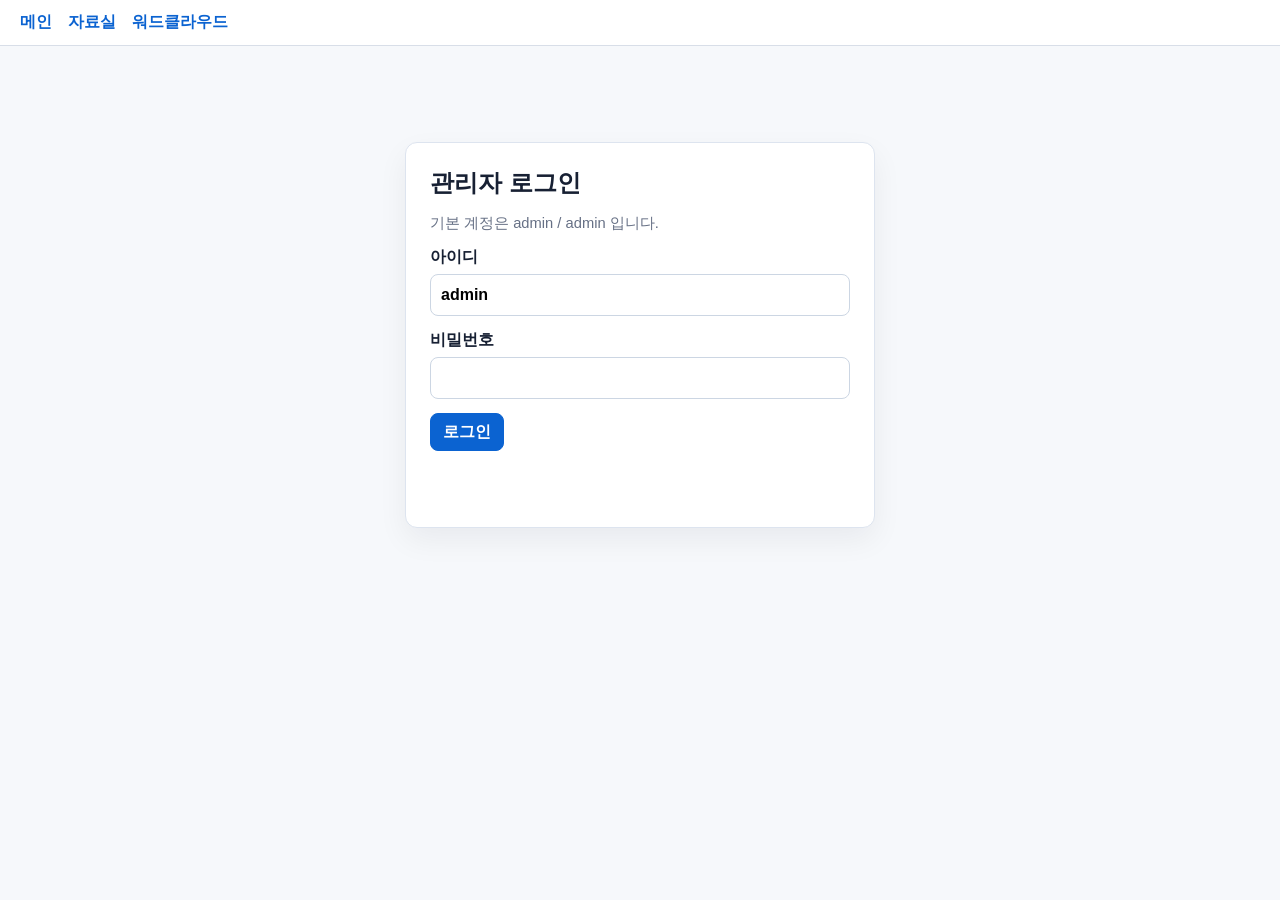
<file: admin.html>
<!DOCTYPE html>
<html lang="ko">
<head>
    <meta charset="UTF-8">
    <meta name="viewport" content="width=device-width, initial-scale=1.0">
    <title>관리자</title>
    <style>
        body { margin: 0; font-family: -apple-system, BlinkMacSystemFont, "Segoe UI", sans-serif; color: #172033; background: #f6f8fb; }
        nav { position: sticky; top: 0; z-index: 2; display: flex; gap: 16px; padding: 12px 20px; border-bottom: 1px solid #d8dee8; background: #fff; }
        nav a { color: #0b63d1; font-weight: 700; text-decoration: none; }
        main { max-width: 1180px; margin: 0 auto; padding: 24px; }
        .panel { border: 1px solid #dde4ef; border-radius: 12px; background: #fff; box-shadow: 0 12px 30px rgba(15, 23, 42, 0.06); }
        .login-panel { max-width: 420px; margin: 8vh auto; padding: 24px; }
        h1 { margin: 0 0 8px; font-size: 24px; }
        h2 { margin: 0; font-size: 18px; }
        .muted { color: #667085; font-size: 0.92em; }
        label { display: grid; gap: 6px; margin: 14px 0; font-weight: 700; }
        input { height: 40px; border: 1px solid #ccd6e3; border-radius: 8px; padding: 0 10px; font: inherit; }
        button { border: 1px solid #cbd7e6; border-radius: 8px; background: #fff; color: #1f2937; cursor: pointer; font: inherit; font-weight: 700; min-height: 38px; padding: 0 12px; }
        button.primary { background: #0b63d1; border-color: #0b63d1; color: #fff; }
        button.danger { border-color: #f1b8b8; color: #b42318; }
        .toolbar { display: flex; flex-wrap: wrap; gap: 8px; align-items: center; justify-content: space-between; padding: 16px; border-bottom: 1px solid #e5ebf3; }
        .toolbar-actions { display: flex; flex-wrap: wrap; gap: 8px; align-items: center; }
        .content-grid { display: grid; grid-template-columns: minmax(0, 1fr) 320px; min-height: 620px; }
        .table-wrap { overflow: auto; }
        table { width: 100%; border-collapse: collapse; font-size: 14px; }
        th, td { padding: 10px 12px; border-bottom: 1px solid #eef2f7; text-align: left; vertical-align: top; }
        th { position: sticky; top: 0; background: #f8fafc; color: #475467; z-index: 1; }
        tr.is-private { background: #fff7ed; }
        .path { font-weight: 700; word-break: break-all; }
        .badge { display: inline-flex; border-radius: 999px; padding: 2px 8px; background: #eef4ff; color: #0b63d1; font-size: 12px; font-weight: 800; }
        .side { border-left: 1px solid #e5ebf3; padding: 16px; background: #fbfcff; }
        .stack { display: grid; gap: 10px; }
        .status { min-height: 22px; color: #475467; font-size: 0.92em; }
        .hidden { display: none !important; }
        @media (max-width: 860px) { .content-grid { grid-template-columns: 1fr; } .side { border-left: 0; border-top: 1px solid #e5ebf3; } }
    </style>
</head>
<body>
    <nav>
        <a href="index.html">메인</a>
        <a href="dataroom.html">자료실</a>
        <a href="wordcloud.html">워드클라우드</a>
    </nav>
    <main>
        <section id="loginPanel" class="panel login-panel">
            <h1>관리자 로그인</h1>
            <p class="muted">기본 계정은 admin / admin 입니다.</p>
            <label>아이디 <input id="adminId" autocomplete="username" value="admin"></label>
            <label>비밀번호 <input id="adminPassword" type="password" autocomplete="current-password"></label>
            <button type="button" id="loginButton" class="primary">로그인</button>
            <p id="loginStatus" class="status"></p>
        </section>

        <section id="adminPanel" class="panel hidden">
            <div class="toolbar">
                <div>
                    <h1>보안 접근 관리</h1>
                    <div class="muted">grant.json에 비공개 경로를 등록하고, -private 후보를 검출합니다.</div>
                </div>
                <div class="toolbar-actions">
                    <button type="button" id="detectButton">후보 검출</button>
                    <button type="button" id="saveButton" class="primary">grant.json 저장</button>
                    <button type="button" id="logoutButton">로그아웃</button>
                </div>
            </div>
            <div class="content-grid">
                <div class="table-wrap">
                    <table>
                        <thead><tr><th>경로</th><th>종류</th><th>상태</th><th>작업</th></tr></thead>
                        <tbody id="securityRows"></tbody>
                    </table>
                </div>
                <aside class="side">
                    <div class="stack">
                        <h2>수동 추가</h2>
                        <input id="manualPath" placeholder="예: 교육/자료-private">
                        <button type="button" id="addManualButton" class="primary">추가</button>
                        <h2>조회</h2>
                        <input id="adminSearch" placeholder="경로 검색">
                        <p id="adminStatus" class="status"></p>
                        <p class="muted">브라우저 보안상 서버 파일을 조용히 덮어쓸 수 없습니다. 지원 브라우저에서는 파일 저장 창을 사용하고, 아니면 grant.json 다운로드로 저장합니다.</p>
                    </div>
                </aside>
            </div>
        </section>
    </main>
    <script src="lib/files-index-utils.js?v=20260710-publishing-public-exception"></script><!-- SOFTM-publishing-public-exception 2026-07-10: 관리자도 배포본 최신 공통 유틸을 사용 -->
    <script src="lib/admin-page.js?v=20260710-publishing-public-exception"></script><!-- SOFTM-publishing-public-exception 2026-07-10: public_paths 보존 저장을 위해 로컬 관리자 스크립트 사용 -->
</body>
</html>
</file>
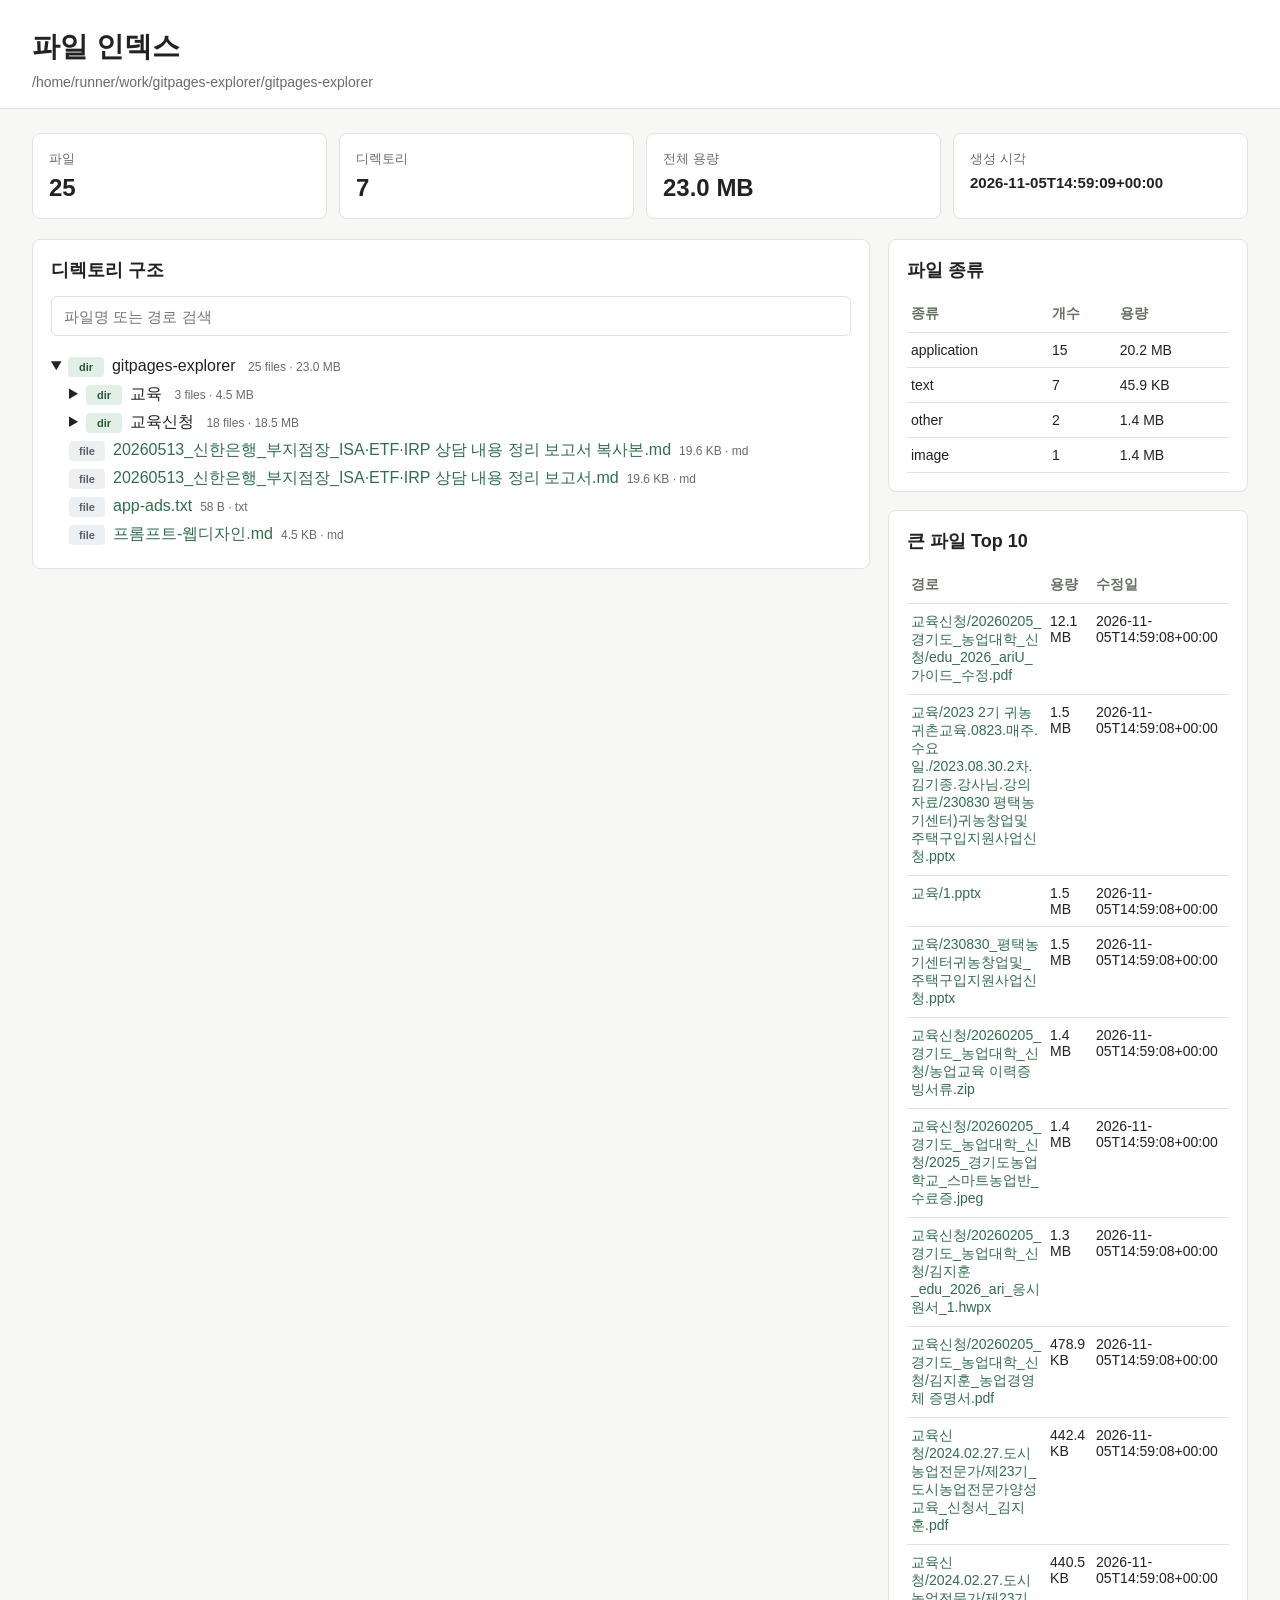
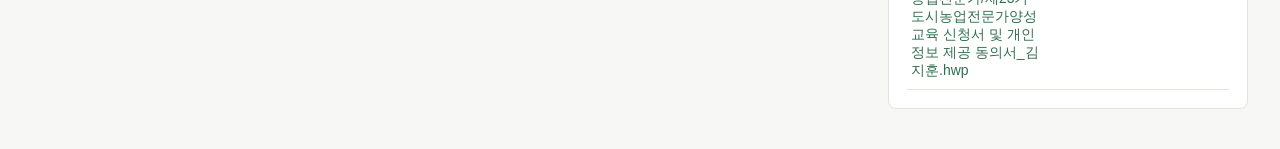
<file: files.html>
<!doctype html>
<html lang="ko">
<head>
  <meta charset="utf-8">
  <meta name="viewport" content="width=device-width, initial-scale=1">
  <title>파일 인덱스</title>
  <style>
    :root { color-scheme: light; --bg:#f7f8f5; --panel:#fff; --text:#20231f; --muted:#667064; --line:#dfe5dc; --accent:#2f6f4e; }
    * { box-sizing: border-box; }
    body { margin:0; font-family:-apple-system,BlinkMacSystemFont,"Segoe UI",sans-serif; background:var(--bg); color:var(--text); }
    header { padding:28px 32px 18px; border-bottom:1px solid var(--line); background:var(--panel); }
    h1 { margin:0 0 8px; font-size:28px; letter-spacing:0; }
    .root { color:var(--muted); font-size:14px; word-break:break-all; }
    main { padding:24px 32px 40px; max-width:1280px; margin:0 auto; }
    .stats { display:grid; grid-template-columns:repeat(auto-fit,minmax(180px,1fr)); gap:12px; margin-bottom:20px; }
    .stat { background:var(--panel); border:1px solid var(--line); border-radius:8px; padding:16px; }
    .label { color:var(--muted); font-size:13px; }
    .value { margin-top:6px; font-size:24px; font-weight:700; }
    .layout { display:grid; grid-template-columns:minmax(0,1fr) 360px; gap:18px; align-items:start; }
    section { background:var(--panel); border:1px solid var(--line); border-radius:8px; padding:18px; }
    h2 { margin:0 0 14px; font-size:18px; }
    input { width:100%; height:40px; border:1px solid var(--line); border-radius:6px; padding:0 12px; font-size:15px; margin-bottom:14px; }
    ul { list-style:none; margin:0; padding-left:18px; }
    .tree > ul { padding-left:0; }
    li { margin:4px 0; line-height:1.5; }
    summary { cursor:pointer; user-select:none; }
    a { color:var(--accent); text-decoration:none; overflow-wrap:anywhere; }
    a:hover { text-decoration:underline; }
    .icon { display:inline-flex; width:36px; height:20px; align-items:center; justify-content:center; border-radius:4px; margin-right:8px; font-size:11px; font-weight:700; }
    .dir { background:#e2efe6; color:#255b3d; }
    .file { background:#edf0f2; color:#596069; }
    .meta { color:var(--muted); font-size:12px; margin-left:8px; }
    table { width:100%; border-collapse:collapse; font-size:14px; }
    th, td { text-align:left; border-bottom:1px solid var(--line); padding:9px 4px; vertical-align:top; }
    th { color:var(--muted); font-weight:600; }
    .hidden { display:none; }
    @media (max-width: 900px) { header, main { padding-left:16px; padding-right:16px; } .layout { grid-template-columns:1fr; } }
  </style>
</head>
<body>
  <header>
    <h1>파일 인덱스</h1>
    <div class="root">/home/runner/work/gitpages-explorer/gitpages-explorer</div>
  </header>
  <main>
    <div class="stats">
      <div class="stat"><div class="label">파일</div><div class="value">25</div></div>
      <div class="stat"><div class="label">디렉토리</div><div class="value">7</div></div>
      <div class="stat"><div class="label">전체 용량</div><div class="value">23.0 MB</div></div>
      <div class="stat"><div class="label">생성 시각</div><div class="value" style="font-size:15px">2026-11-05T14:59:09+00:00</div></div>
    </div>
    <div class="layout">
      <section class="tree">
        <h2>디렉토리 구조</h2>
        <input id="search" type="search" placeholder="파일명 또는 경로 검색">
        <ul><li><details open><summary><span class="icon dir">dir</span>gitpages-explorer <span class="meta">25 files · 23.0 MB</span></summary><ul><li><details><summary><span class="icon dir">dir</span>교육 <span class="meta">3 files · 4.5 MB</span></summary><ul><li><details><summary><span class="icon dir">dir</span>2023 2기 귀농귀촌교육.0823.매주.수요일. <span class="meta">1 files · 1.5 MB</span></summary><ul><li><details><summary><span class="icon dir">dir</span>2023.08.30.2차.김기종.강사님.강의자료 <span class="meta">1 files · 1.5 MB</span></summary><ul><li data-name="230830 평택농기센터)귀농창업및 주택구입지원사업신청.pptx" data-path="교육/2023 2기 귀농귀촌교육.0823.매주.수요일./2023.08.30.2차.김기종.강사님.강의자료/230830 평택농기센터)귀농창업및 주택구입지원사업신청.pptx"><a href="%EA%B5%90%EC%9C%A1/2023 2%EA%B8%B0 %EA%B7%80%EB%86%8D%EA%B7%80%EC%B4%8C%EA%B5%90%EC%9C%A1.0823.%EB%A7%A4%EC%A3%BC.%EC%88%98%EC%9A%94%EC%9D%BC./2023.08.30.2%EC%B0%A8.%EA%B9%80%EA%B8%B0%EC%A2%85.%EA%B0%95%EC%82%AC%EB%8B%98.%EA%B0%95%EC%9D%98%EC%9E%90%EB%A3%8C/230830 %ED%8F%89%ED%83%9D%EB%86%8D%EA%B8%B0%EC%84%BC%ED%84%B0)%EA%B7%80%EB%86%8D%EC%B0%BD%EC%97%85%EB%B0%8F %EC%A3%BC%ED%83%9D%EA%B5%AC%EC%9E%85%EC%A7%80%EC%9B%90%EC%82%AC%EC%97%85%EC%8B%A0%EC%B2%AD.pptx" title="교육/2023 2기 귀농귀촌교육.0823.매주.수요일./2023.08.30.2차.김기종.강사님.강의자료/230830 평택농기센터)귀농창업및 주택구입지원사업신청.pptx"><span class="icon file">file</span>230830 평택농기센터)귀농창업및 주택구입지원사업신청.pptx</a><span class="meta">1.5 MB · pptx</span></li></ul></details></li></ul></details></li><li data-name="1.pptx" data-path="교육/1.pptx"><a href="%EA%B5%90%EC%9C%A1/1.pptx" title="교육/1.pptx"><span class="icon file">file</span>1.pptx</a><span class="meta">1.5 MB · pptx</span></li><li data-name="230830_평택농기센터귀농창업및_주택구입지원사업신청.pptx" data-path="교육/230830_평택농기센터귀농창업및_주택구입지원사업신청.pptx"><a href="%EA%B5%90%EC%9C%A1/230830_%ED%8F%89%ED%83%9D%EB%86%8D%EA%B8%B0%EC%84%BC%ED%84%B0%EA%B7%80%EB%86%8D%EC%B0%BD%EC%97%85%EB%B0%8F_%EC%A3%BC%ED%83%9D%EA%B5%AC%EC%9E%85%EC%A7%80%EC%9B%90%EC%82%AC%EC%97%85%EC%8B%A0%EC%B2%AD.pptx" title="교육/230830_평택농기센터귀농창업및_주택구입지원사업신청.pptx"><span class="icon file">file</span>230830_평택농기센터귀농창업및_주택구입지원사업신청.pptx</a><span class="meta">1.5 MB · pptx</span></li></ul></details></li><li><details><summary><span class="icon dir">dir</span>교육신청 <span class="meta">18 files · 18.5 MB</span></summary><ul><li><details><summary><span class="icon dir">dir</span>2024.02.27.도시농업전문가 <span class="meta">5 files · 1.0 MB</span></summary><ul><li data-name="서류접수.md" data-path="교육신청/2024.02.27.도시농업전문가/서류접수.md"><a href="%EA%B5%90%EC%9C%A1%EC%8B%A0%EC%B2%AD/2024.02.27.%EB%8F%84%EC%8B%9C%EB%86%8D%EC%97%85%EC%A0%84%EB%AC%B8%EA%B0%80/%EC%84%9C%EB%A5%98%EC%A0%91%EC%88%98.md" title="교육신청/2024.02.27.도시농업전문가/서류접수.md"><span class="icon file">file</span>서류접수.md</a><span class="meta">631 B · md</span></li><li data-name="제23기 도시농업전문가양성교육 신청서 및 개인정보 제공 동의서.hwp" data-path="교육신청/2024.02.27.도시농업전문가/제23기 도시농업전문가양성교육 신청서 및 개인정보 제공 동의서.hwp"><a href="%EA%B5%90%EC%9C%A1%EC%8B%A0%EC%B2%AD/2024.02.27.%EB%8F%84%EC%8B%9C%EB%86%8D%EC%97%85%EC%A0%84%EB%AC%B8%EA%B0%80/%EC%A0%9C23%EA%B8%B0 %EB%8F%84%EC%8B%9C%EB%86%8D%EC%97%85%EC%A0%84%EB%AC%B8%EA%B0%80%EC%96%91%EC%84%B1%EA%B5%90%EC%9C%A1 %EC%8B%A0%EC%B2%AD%EC%84%9C %EB%B0%8F %EA%B0%9C%EC%9D%B8%EC%A0%95%EB%B3%B4 %EC%A0%9C%EA%B3%B5 %EB%8F%99%EC%9D%98%EC%84%9C.hwp" title="교육신청/2024.02.27.도시농업전문가/제23기 도시농업전문가양성교육 신청서 및 개인정보 제공 동의서.hwp"><span class="icon file">file</span>제23기 도시농업전문가양성교육 신청서 및 개인정보 제공 동의서.hwp</a><span class="meta">61.5 KB · hwp</span></li><li data-name="제23기 도시농업전문가양성교육 신청서 및 개인정보 제공 동의서_김지훈.hwp" data-path="교육신청/2024.02.27.도시농업전문가/제23기 도시농업전문가양성교육 신청서 및 개인정보 제공 동의서_김지훈.hwp"><a href="%EA%B5%90%EC%9C%A1%EC%8B%A0%EC%B2%AD/2024.02.27.%EB%8F%84%EC%8B%9C%EB%86%8D%EC%97%85%EC%A0%84%EB%AC%B8%EA%B0%80/%EC%A0%9C23%EA%B8%B0 %EB%8F%84%EC%8B%9C%EB%86%8D%EC%97%85%EC%A0%84%EB%AC%B8%EA%B0%80%EC%96%91%EC%84%B1%EA%B5%90%EC%9C%A1 %EC%8B%A0%EC%B2%AD%EC%84%9C %EB%B0%8F %EA%B0%9C%EC%9D%B8%EC%A0%95%EB%B3%B4 %EC%A0%9C%EA%B3%B5 %EB%8F%99%EC%9D%98%EC%84%9C_%EA%B9%80%EC%A7%80%ED%9B%88.hwp" title="교육신청/2024.02.27.도시농업전문가/제23기 도시농업전문가양성교육 신청서 및 개인정보 제공 동의서_김지훈.hwp"><span class="icon file">file</span>제23기 도시농업전문가양성교육 신청서 및 개인정보 제공 동의서_김지훈.hwp</a><span class="meta">440.5 KB · hwp</span></li><li data-name="제23기_도시농업전문가양성교육_신청서_김지훈.pdf" data-path="교육신청/2024.02.27.도시농업전문가/제23기_도시농업전문가양성교육_신청서_김지훈.pdf"><a href="%EA%B5%90%EC%9C%A1%EC%8B%A0%EC%B2%AD/2024.02.27.%EB%8F%84%EC%8B%9C%EB%86%8D%EC%97%85%EC%A0%84%EB%AC%B8%EA%B0%80/%EC%A0%9C23%EA%B8%B0_%EB%8F%84%EC%8B%9C%EB%86%8D%EC%97%85%EC%A0%84%EB%AC%B8%EA%B0%80%EC%96%91%EC%84%B1%EA%B5%90%EC%9C%A1_%EC%8B%A0%EC%B2%AD%EC%84%9C_%EA%B9%80%EC%A7%80%ED%9B%88.pdf" title="교육신청/2024.02.27.도시농업전문가/제23기_도시농업전문가양성교육_신청서_김지훈.pdf"><span class="icon file">file</span>제23기_도시농업전문가양성교육_신청서_김지훈.pdf</a><span class="meta">442.4 KB · pdf</span></li><li data-name="평택농업기술센터_2023_농업교육이수확인서.pdf" data-path="교육신청/2024.02.27.도시농업전문가/평택농업기술센터_2023_농업교육이수확인서.pdf"><a href="%EA%B5%90%EC%9C%A1%EC%8B%A0%EC%B2%AD/2024.02.27.%EB%8F%84%EC%8B%9C%EB%86%8D%EC%97%85%EC%A0%84%EB%AC%B8%EA%B0%80/%ED%8F%89%ED%83%9D%EB%86%8D%EC%97%85%EA%B8%B0%EC%88%A0%EC%84%BC%ED%84%B0_2023_%EB%86%8D%EC%97%85%EA%B5%90%EC%9C%A1%EC%9D%B4%EC%88%98%ED%99%95%EC%9D%B8%EC%84%9C.pdf" title="교육신청/2024.02.27.도시농업전문가/평택농업기술센터_2023_농업교육이수확인서.pdf"><span class="icon file">file</span>평택농업기술센터_2023_농업교육이수확인서.pdf</a><span class="meta">80.6 KB · pdf</span></li></ul></details></li><li><details><summary><span class="icon dir">dir</span>20260205_경기도_농업대학_신청 <span class="meta">9 files · 17.0 MB</span></summary><ul><li data-name="2023_평택농업기술센터_농업교육이수확인서.pdf" data-path="교육신청/20260205_경기도_농업대학_신청/2023_평택농업기술센터_농업교육이수확인서.pdf"><a href="%EA%B5%90%EC%9C%A1%EC%8B%A0%EC%B2%AD/20260205_%EA%B2%BD%EA%B8%B0%EB%8F%84_%EB%86%8D%EC%97%85%EB%8C%80%ED%95%99_%EC%8B%A0%EC%B2%AD/2023_%ED%8F%89%ED%83%9D%EB%86%8D%EC%97%85%EA%B8%B0%EC%88%A0%EC%84%BC%ED%84%B0_%EB%86%8D%EC%97%85%EA%B5%90%EC%9C%A1%EC%9D%B4%EC%88%98%ED%99%95%EC%9D%B8%EC%84%9C.pdf" title="교육신청/20260205_경기도_농업대학_신청/2023_평택농업기술센터_농업교육이수확인서.pdf"><span class="icon file">file</span>2023_평택농업기술센터_농업교육이수확인서.pdf</a><span class="meta">80.6 KB · pdf</span></li><li data-name="2025_경기도농업학교_스마트농업반_수료증.jpeg" data-path="교육신청/20260205_경기도_농업대학_신청/2025_경기도농업학교_스마트농업반_수료증.jpeg"><a href="%EA%B5%90%EC%9C%A1%EC%8B%A0%EC%B2%AD/20260205_%EA%B2%BD%EA%B8%B0%EB%8F%84_%EB%86%8D%EC%97%85%EB%8C%80%ED%95%99_%EC%8B%A0%EC%B2%AD/2025_%EA%B2%BD%EA%B8%B0%EB%8F%84%EB%86%8D%EC%97%85%ED%95%99%EA%B5%90_%EC%8A%A4%EB%A7%88%ED%8A%B8%EB%86%8D%EC%97%85%EB%B0%98_%EC%88%98%EB%A3%8C%EC%A6%9D.jpeg" title="교육신청/20260205_경기도_농업대학_신청/2025_경기도농업학교_스마트농업반_수료증.jpeg"><span class="icon file">file</span>2025_경기도농업학교_스마트농업반_수료증.jpeg</a><span class="meta">1.4 MB · jpeg</span></li><li data-name="2026020601306900653_김지훈_농업경영체증명서.pdf" data-path="교육신청/20260205_경기도_농업대학_신청/2026020601306900653_김지훈_농업경영체증명서.pdf"><a href="%EA%B5%90%EC%9C%A1%EC%8B%A0%EC%B2%AD/20260205_%EA%B2%BD%EA%B8%B0%EB%8F%84_%EB%86%8D%EC%97%85%EB%8C%80%ED%95%99_%EC%8B%A0%EC%B2%AD/2026020601306900653_%EA%B9%80%EC%A7%80%ED%9B%88_%EB%86%8D%EC%97%85%EA%B2%BD%EC%98%81%EC%B2%B4%EC%A6%9D%EB%AA%85%EC%84%9C.PDF" title="교육신청/20260205_경기도_농업대학_신청/2026020601306900653_김지훈_농업경영체증명서.PDF"><span class="icon file">file</span>2026020601306900653_김지훈_농업경영체증명서.PDF</a><span class="meta">124.9 KB · pdf</span></li><li data-name="edu_2026_ari_응시원서_1.hwpx" data-path="교육신청/20260205_경기도_농업대학_신청/edu_2026_ari_응시원서_1.hwpx"><a href="%EA%B5%90%EC%9C%A1%EC%8B%A0%EC%B2%AD/20260205_%EA%B2%BD%EA%B8%B0%EB%8F%84_%EB%86%8D%EC%97%85%EB%8C%80%ED%95%99_%EC%8B%A0%EC%B2%AD/edu_2026_ari_%EC%9D%91%EC%8B%9C%EC%9B%90%EC%84%9C_1.hwpx" title="교육신청/20260205_경기도_농업대학_신청/edu_2026_ari_응시원서_1.hwpx"><span class="icon file">file</span>edu_2026_ari_응시원서_1.hwpx</a><span class="meta">80.8 KB · hwpx</span></li><li data-name="edu_2026_ariu_가이드_수정.pdf" data-path="교육신청/20260205_경기도_농업대학_신청/edu_2026_ariu_가이드_수정.pdf"><a href="%EA%B5%90%EC%9C%A1%EC%8B%A0%EC%B2%AD/20260205_%EA%B2%BD%EA%B8%B0%EB%8F%84_%EB%86%8D%EC%97%85%EB%8C%80%ED%95%99_%EC%8B%A0%EC%B2%AD/edu_2026_ariU_%EA%B0%80%EC%9D%B4%EB%93%9C_%EC%88%98%EC%A0%95.pdf" title="교육신청/20260205_경기도_농업대학_신청/edu_2026_ariU_가이드_수정.pdf"><span class="icon file">file</span>edu_2026_ariU_가이드_수정.pdf</a><span class="meta">12.1 MB · pdf</span></li><li data-name="김지훈_edu_2026_ari_응시원서_1.hwpx" data-path="교육신청/20260205_경기도_농업대학_신청/김지훈_edu_2026_ari_응시원서_1.hwpx"><a href="%EA%B5%90%EC%9C%A1%EC%8B%A0%EC%B2%AD/20260205_%EA%B2%BD%EA%B8%B0%EB%8F%84_%EB%86%8D%EC%97%85%EB%8C%80%ED%95%99_%EC%8B%A0%EC%B2%AD/%EA%B9%80%EC%A7%80%ED%9B%88_edu_2026_ari_%EC%9D%91%EC%8B%9C%EC%9B%90%EC%84%9C_1.hwpx" title="교육신청/20260205_경기도_농업대학_신청/김지훈_edu_2026_ari_응시원서_1.hwpx"><span class="icon file">file</span>김지훈_edu_2026_ari_응시원서_1.hwpx</a><span class="meta">1.3 MB · hwpx</span></li><li data-name="김지훈_농업경영체 증명서.pdf" data-path="교육신청/20260205_경기도_농업대학_신청/김지훈_농업경영체 증명서.pdf"><a href="%EA%B5%90%EC%9C%A1%EC%8B%A0%EC%B2%AD/20260205_%EA%B2%BD%EA%B8%B0%EB%8F%84_%EB%86%8D%EC%97%85%EB%8C%80%ED%95%99_%EC%8B%A0%EC%B2%AD/%EA%B9%80%EC%A7%80%ED%9B%88_%EB%86%8D%EC%97%85%EA%B2%BD%EC%98%81%EC%B2%B4 %EC%A6%9D%EB%AA%85%EC%84%9C.pdf" title="교육신청/20260205_경기도_농업대학_신청/김지훈_농업경영체 증명서.pdf"><span class="icon file">file</span>김지훈_농업경영체 증명서.pdf</a><span class="meta">478.9 KB · pdf</span></li><li data-name="농업교육 이력증빙서류.zip" data-path="교육신청/20260205_경기도_농업대학_신청/농업교육 이력증빙서류.zip"><a href="%EA%B5%90%EC%9C%A1%EC%8B%A0%EC%B2%AD/20260205_%EA%B2%BD%EA%B8%B0%EB%8F%84_%EB%86%8D%EC%97%85%EB%8C%80%ED%95%99_%EC%8B%A0%EC%B2%AD/%EB%86%8D%EC%97%85%EA%B5%90%EC%9C%A1 %EC%9D%B4%EB%A0%A5%EC%A6%9D%EB%B9%99%EC%84%9C%EB%A5%98.zip" title="교육신청/20260205_경기도_농업대학_신청/농업교육 이력증빙서류.zip"><span class="icon file">file</span>농업교육 이력증빙서류.zip</a><span class="meta">1.4 MB · zip</span></li><li data-name="농업교육_이수.md" data-path="교육신청/20260205_경기도_농업대학_신청/농업교육_이수.md"><a href="%EA%B5%90%EC%9C%A1%EC%8B%A0%EC%B2%AD/20260205_%EA%B2%BD%EA%B8%B0%EB%8F%84_%EB%86%8D%EC%97%85%EB%8C%80%ED%95%99_%EC%8B%A0%EC%B2%AD/%EB%86%8D%EC%97%85%EA%B5%90%EC%9C%A1_%EC%9D%B4%EC%88%98.md" title="교육신청/20260205_경기도_농업대학_신청/농업교육_이수.md"><span class="icon file">file</span>농업교육_이수.md</a><span class="meta">394 B · md</span></li></ul></details></li><li><details><summary><span class="icon dir">dir</span>230802+평택(농촌)+2023년+하반기+도시민+생활원예+교육계획 <span class="meta">4 files · 523.9 KB</span></summary><ul><li data-name="2023년 하반기 도시민 생활원예 교육.수강신청_김지훈.hwp" data-path="교육신청/230802+평택(농촌)+2023년+하반기+도시민+생활원예+교육계획/2023년 하반기 도시민 생활원예 교육.수강신청_김지훈.hwp"><a href="%EA%B5%90%EC%9C%A1%EC%8B%A0%EC%B2%AD/230802+%ED%8F%89%ED%83%9D(%EB%86%8D%EC%B4%8C)+2023%EB%85%84+%ED%95%98%EB%B0%98%EA%B8%B0+%EB%8F%84%EC%8B%9C%EB%AF%BC+%EC%83%9D%ED%99%9C%EC%9B%90%EC%98%88+%EA%B5%90%EC%9C%A1%EA%B3%84%ED%9A%8D/2023%EB%85%84 %ED%95%98%EB%B0%98%EA%B8%B0 %EB%8F%84%EC%8B%9C%EB%AF%BC %EC%83%9D%ED%99%9C%EC%9B%90%EC%98%88 %EA%B5%90%EC%9C%A1.%EC%88%98%EA%B0%95%EC%8B%A0%EC%B2%AD_%EA%B9%80%EC%A7%80%ED%9B%88.hwp" title="교육신청/230802+평택(농촌)+2023년+하반기+도시민+생활원예+교육계획/2023년 하반기 도시민 생활원예 교육.수강신청_김지훈.hwp"><span class="icon file">file</span>2023년 하반기 도시민 생활원예 교육.수강신청_김지훈.hwp</a><span class="meta">278.0 KB · hwp</span></li><li data-name="2023년 하반기 도시민 생활원예 교육.수강신청_김지훈.pdf" data-path="교육신청/230802+평택(농촌)+2023년+하반기+도시민+생활원예+교육계획/2023년 하반기 도시민 생활원예 교육.수강신청_김지훈.pdf"><a href="%EA%B5%90%EC%9C%A1%EC%8B%A0%EC%B2%AD/230802+%ED%8F%89%ED%83%9D(%EB%86%8D%EC%B4%8C)+2023%EB%85%84+%ED%95%98%EB%B0%98%EA%B8%B0+%EB%8F%84%EC%8B%9C%EB%AF%BC+%EC%83%9D%ED%99%9C%EC%9B%90%EC%98%88+%EA%B5%90%EC%9C%A1%EA%B3%84%ED%9A%8D/2023%EB%85%84 %ED%95%98%EB%B0%98%EA%B8%B0 %EB%8F%84%EC%8B%9C%EB%AF%BC %EC%83%9D%ED%99%9C%EC%9B%90%EC%98%88 %EA%B5%90%EC%9C%A1.%EC%88%98%EA%B0%95%EC%8B%A0%EC%B2%AD_%EA%B9%80%EC%A7%80%ED%9B%88.pdf" title="교육신청/230802+평택(농촌)+2023년+하반기+도시민+생활원예+교육계획/2023년 하반기 도시민 생활원예 교육.수강신청_김지훈.pdf"><span class="icon file">file</span>2023년 하반기 도시민 생활원예 교육.수강신청_김지훈.pdf</a><span class="meta">193.3 KB · pdf</span></li><li data-name="230802+평택(농촌)+2023년+하반기+도시민+생활원예+교육계획.hwp" data-path="교육신청/230802+평택(농촌)+2023년+하반기+도시민+생활원예+교육계획/230802+평택(농촌)+2023년+하반기+도시민+생활원예+교육계획.hwp"><a href="%EA%B5%90%EC%9C%A1%EC%8B%A0%EC%B2%AD/230802+%ED%8F%89%ED%83%9D(%EB%86%8D%EC%B4%8C)+2023%EB%85%84+%ED%95%98%EB%B0%98%EA%B8%B0+%EB%8F%84%EC%8B%9C%EB%AF%BC+%EC%83%9D%ED%99%9C%EC%9B%90%EC%98%88+%EA%B5%90%EC%9C%A1%EA%B3%84%ED%9A%8D/230802+%ED%8F%89%ED%83%9D(%EB%86%8D%EC%B4%8C)+2023%EB%85%84+%ED%95%98%EB%B0%98%EA%B8%B0+%EB%8F%84%EC%8B%9C%EB%AF%BC+%EC%83%9D%ED%99%9C%EC%9B%90%EC%98%88+%EA%B5%90%EC%9C%A1%EA%B3%84%ED%9A%8D.hwp" title="교육신청/230802+평택(농촌)+2023년+하반기+도시민+생활원예+교육계획/230802+평택(농촌)+2023년+하반기+도시민+생활원예+교육계획.hwp"><span class="icon file">file</span>230802+평택(농촌)+2023년+하반기+도시민+생활원예+교육계획.hwp</a><span class="meta">51.5 KB · hwp</span></li><li data-name="readme.md" data-path="교육신청/230802+평택(농촌)+2023년+하반기+도시민+생활원예+교육계획/readme.md"><a href="%EA%B5%90%EC%9C%A1%EC%8B%A0%EC%B2%AD/230802+%ED%8F%89%ED%83%9D(%EB%86%8D%EC%B4%8C)+2023%EB%85%84+%ED%95%98%EB%B0%98%EA%B8%B0+%EB%8F%84%EC%8B%9C%EB%AF%BC+%EC%83%9D%ED%99%9C%EC%9B%90%EC%98%88+%EA%B5%90%EC%9C%A1%EA%B3%84%ED%9A%8D/readme.md" title="교육신청/230802+평택(농촌)+2023년+하반기+도시민+생활원예+교육계획/readme.md"><span class="icon file">file</span>readme.md</a><span class="meta">1.1 KB · md</span></li></ul></details></li></ul></details></li><li data-name="20260513_신한은행_부지점장_isa·etf·irp 상담 내용 정리 보고서 복사본.md" data-path="20260513_신한은행_부지점장_isa·etf·irp 상담 내용 정리 보고서 복사본.md"><a href="20260513_%EC%8B%A0%ED%95%9C%EC%9D%80%ED%96%89_%EB%B6%80%EC%A7%80%EC%A0%90%EC%9E%A5_ISA%C2%B7ETF%C2%B7IRP %EC%83%81%EB%8B%B4 %EB%82%B4%EC%9A%A9 %EC%A0%95%EB%A6%AC %EB%B3%B4%EA%B3%A0%EC%84%9C %EB%B3%B5%EC%82%AC%EB%B3%B8.md" title="20260513_신한은행_부지점장_ISA·ETF·IRP 상담 내용 정리 보고서 복사본.md"><span class="icon file">file</span>20260513_신한은행_부지점장_ISA·ETF·IRP 상담 내용 정리 보고서 복사본.md</a><span class="meta">19.6 KB · md</span></li><li data-name="20260513_신한은행_부지점장_isa·etf·irp 상담 내용 정리 보고서.md" data-path="20260513_신한은행_부지점장_isa·etf·irp 상담 내용 정리 보고서.md"><a href="20260513_%EC%8B%A0%ED%95%9C%EC%9D%80%ED%96%89_%EB%B6%80%EC%A7%80%EC%A0%90%EC%9E%A5_ISA%C2%B7ETF%C2%B7IRP %EC%83%81%EB%8B%B4 %EB%82%B4%EC%9A%A9 %EC%A0%95%EB%A6%AC %EB%B3%B4%EA%B3%A0%EC%84%9C.md" title="20260513_신한은행_부지점장_ISA·ETF·IRP 상담 내용 정리 보고서.md"><span class="icon file">file</span>20260513_신한은행_부지점장_ISA·ETF·IRP 상담 내용 정리 보고서.md</a><span class="meta">19.6 KB · md</span></li><li data-name="app-ads.txt" data-path="app-ads.txt"><a href="app-ads.txt" title="app-ads.txt"><span class="icon file">file</span>app-ads.txt</a><span class="meta">58 B · txt</span></li><li data-name="프롬프트-웹디자인.md" data-path="프롬프트-웹디자인.md"><a href="%ED%94%84%EB%A1%AC%ED%94%84%ED%8A%B8-%EC%9B%B9%EB%94%94%EC%9E%90%EC%9D%B8.md" title="프롬프트-웹디자인.md"><span class="icon file">file</span>프롬프트-웹디자인.md</a><span class="meta">4.5 KB · md</span></li></ul></details></li></ul>
      </section>
      <aside>
        <section>
          <h2>파일 종류</h2>
          <table><thead><tr><th>종류</th><th>개수</th><th>용량</th></tr></thead><tbody><tr><td>application</td><td>15</td><td>20.2 MB</td></tr>
<tr><td>text</td><td>7</td><td>45.9 KB</td></tr>
<tr><td>other</td><td>2</td><td>1.4 MB</td></tr>
<tr><td>image</td><td>1</td><td>1.4 MB</td></tr></tbody></table>
        </section>
        <section style="margin-top:18px">
          <h2>큰 파일 Top 10</h2>
          <table><thead><tr><th>경로</th><th>용량</th><th>수정일</th></tr></thead><tbody><tr><td><a href="%EA%B5%90%EC%9C%A1%EC%8B%A0%EC%B2%AD/20260205_%EA%B2%BD%EA%B8%B0%EB%8F%84_%EB%86%8D%EC%97%85%EB%8C%80%ED%95%99_%EC%8B%A0%EC%B2%AD/edu_2026_ariU_%EA%B0%80%EC%9D%B4%EB%93%9C_%EC%88%98%EC%A0%95.pdf">교육신청/20260205_경기도_농업대학_신청/edu_2026_ariU_가이드_수정.pdf</a></td><td>12.1 MB</td><td>2026-11-05T14:59:08+00:00</td></tr>
<tr><td><a href="%EA%B5%90%EC%9C%A1/2023 2%EA%B8%B0 %EA%B7%80%EB%86%8D%EA%B7%80%EC%B4%8C%EA%B5%90%EC%9C%A1.0823.%EB%A7%A4%EC%A3%BC.%EC%88%98%EC%9A%94%EC%9D%BC./2023.08.30.2%EC%B0%A8.%EA%B9%80%EA%B8%B0%EC%A2%85.%EA%B0%95%EC%82%AC%EB%8B%98.%EA%B0%95%EC%9D%98%EC%9E%90%EB%A3%8C/230830 %ED%8F%89%ED%83%9D%EB%86%8D%EA%B8%B0%EC%84%BC%ED%84%B0)%EA%B7%80%EB%86%8D%EC%B0%BD%EC%97%85%EB%B0%8F %EC%A3%BC%ED%83%9D%EA%B5%AC%EC%9E%85%EC%A7%80%EC%9B%90%EC%82%AC%EC%97%85%EC%8B%A0%EC%B2%AD.pptx">교육/2023 2기 귀농귀촌교육.0823.매주.수요일./2023.08.30.2차.김기종.강사님.강의자료/230830 평택농기센터)귀농창업및 주택구입지원사업신청.pptx</a></td><td>1.5 MB</td><td>2026-11-05T14:59:08+00:00</td></tr>
<tr><td><a href="%EA%B5%90%EC%9C%A1/1.pptx">교육/1.pptx</a></td><td>1.5 MB</td><td>2026-11-05T14:59:08+00:00</td></tr>
<tr><td><a href="%EA%B5%90%EC%9C%A1/230830_%ED%8F%89%ED%83%9D%EB%86%8D%EA%B8%B0%EC%84%BC%ED%84%B0%EA%B7%80%EB%86%8D%EC%B0%BD%EC%97%85%EB%B0%8F_%EC%A3%BC%ED%83%9D%EA%B5%AC%EC%9E%85%EC%A7%80%EC%9B%90%EC%82%AC%EC%97%85%EC%8B%A0%EC%B2%AD.pptx">교육/230830_평택농기센터귀농창업및_주택구입지원사업신청.pptx</a></td><td>1.5 MB</td><td>2026-11-05T14:59:08+00:00</td></tr>
<tr><td><a href="%EA%B5%90%EC%9C%A1%EC%8B%A0%EC%B2%AD/20260205_%EA%B2%BD%EA%B8%B0%EB%8F%84_%EB%86%8D%EC%97%85%EB%8C%80%ED%95%99_%EC%8B%A0%EC%B2%AD/%EB%86%8D%EC%97%85%EA%B5%90%EC%9C%A1 %EC%9D%B4%EB%A0%A5%EC%A6%9D%EB%B9%99%EC%84%9C%EB%A5%98.zip">교육신청/20260205_경기도_농업대학_신청/농업교육 이력증빙서류.zip</a></td><td>1.4 MB</td><td>2026-11-05T14:59:08+00:00</td></tr>
<tr><td><a href="%EA%B5%90%EC%9C%A1%EC%8B%A0%EC%B2%AD/20260205_%EA%B2%BD%EA%B8%B0%EB%8F%84_%EB%86%8D%EC%97%85%EB%8C%80%ED%95%99_%EC%8B%A0%EC%B2%AD/2025_%EA%B2%BD%EA%B8%B0%EB%8F%84%EB%86%8D%EC%97%85%ED%95%99%EA%B5%90_%EC%8A%A4%EB%A7%88%ED%8A%B8%EB%86%8D%EC%97%85%EB%B0%98_%EC%88%98%EB%A3%8C%EC%A6%9D.jpeg">교육신청/20260205_경기도_농업대학_신청/2025_경기도농업학교_스마트농업반_수료증.jpeg</a></td><td>1.4 MB</td><td>2026-11-05T14:59:08+00:00</td></tr>
<tr><td><a href="%EA%B5%90%EC%9C%A1%EC%8B%A0%EC%B2%AD/20260205_%EA%B2%BD%EA%B8%B0%EB%8F%84_%EB%86%8D%EC%97%85%EB%8C%80%ED%95%99_%EC%8B%A0%EC%B2%AD/%EA%B9%80%EC%A7%80%ED%9B%88_edu_2026_ari_%EC%9D%91%EC%8B%9C%EC%9B%90%EC%84%9C_1.hwpx">교육신청/20260205_경기도_농업대학_신청/김지훈_edu_2026_ari_응시원서_1.hwpx</a></td><td>1.3 MB</td><td>2026-11-05T14:59:08+00:00</td></tr>
<tr><td><a href="%EA%B5%90%EC%9C%A1%EC%8B%A0%EC%B2%AD/20260205_%EA%B2%BD%EA%B8%B0%EB%8F%84_%EB%86%8D%EC%97%85%EB%8C%80%ED%95%99_%EC%8B%A0%EC%B2%AD/%EA%B9%80%EC%A7%80%ED%9B%88_%EB%86%8D%EC%97%85%EA%B2%BD%EC%98%81%EC%B2%B4 %EC%A6%9D%EB%AA%85%EC%84%9C.pdf">교육신청/20260205_경기도_농업대학_신청/김지훈_농업경영체 증명서.pdf</a></td><td>478.9 KB</td><td>2026-11-05T14:59:08+00:00</td></tr>
<tr><td><a href="%EA%B5%90%EC%9C%A1%EC%8B%A0%EC%B2%AD/2024.02.27.%EB%8F%84%EC%8B%9C%EB%86%8D%EC%97%85%EC%A0%84%EB%AC%B8%EA%B0%80/%EC%A0%9C23%EA%B8%B0_%EB%8F%84%EC%8B%9C%EB%86%8D%EC%97%85%EC%A0%84%EB%AC%B8%EA%B0%80%EC%96%91%EC%84%B1%EA%B5%90%EC%9C%A1_%EC%8B%A0%EC%B2%AD%EC%84%9C_%EA%B9%80%EC%A7%80%ED%9B%88.pdf">교육신청/2024.02.27.도시농업전문가/제23기_도시농업전문가양성교육_신청서_김지훈.pdf</a></td><td>442.4 KB</td><td>2026-11-05T14:59:08+00:00</td></tr>
<tr><td><a href="%EA%B5%90%EC%9C%A1%EC%8B%A0%EC%B2%AD/2024.02.27.%EB%8F%84%EC%8B%9C%EB%86%8D%EC%97%85%EC%A0%84%EB%AC%B8%EA%B0%80/%EC%A0%9C23%EA%B8%B0 %EB%8F%84%EC%8B%9C%EB%86%8D%EC%97%85%EC%A0%84%EB%AC%B8%EA%B0%80%EC%96%91%EC%84%B1%EA%B5%90%EC%9C%A1 %EC%8B%A0%EC%B2%AD%EC%84%9C %EB%B0%8F %EA%B0%9C%EC%9D%B8%EC%A0%95%EB%B3%B4 %EC%A0%9C%EA%B3%B5 %EB%8F%99%EC%9D%98%EC%84%9C_%EA%B9%80%EC%A7%80%ED%9B%88.hwp">교육신청/2024.02.27.도시농업전문가/제23기 도시농업전문가양성교육 신청서 및 개인정보 제공 동의서_김지훈.hwp</a></td><td>440.5 KB</td><td>2026-11-05T14:59:08+00:00</td></tr></tbody></table>
        </section>
      </aside>
    </div>
  </main>
  <script>
    const search = document.getElementById('search');
    search.addEventListener('input', () => {
      const query = search.value.trim().toLowerCase();
      document.querySelectorAll('[data-path]').forEach((item) => {
        const visible = !query || item.dataset.path.includes(query) || item.dataset.name.includes(query);
        item.classList.toggle('hidden', !visible);
      });
      if (query) document.querySelectorAll('details').forEach((details) => details.open = true);
    });
  </script>
</body>
</html>
</file>
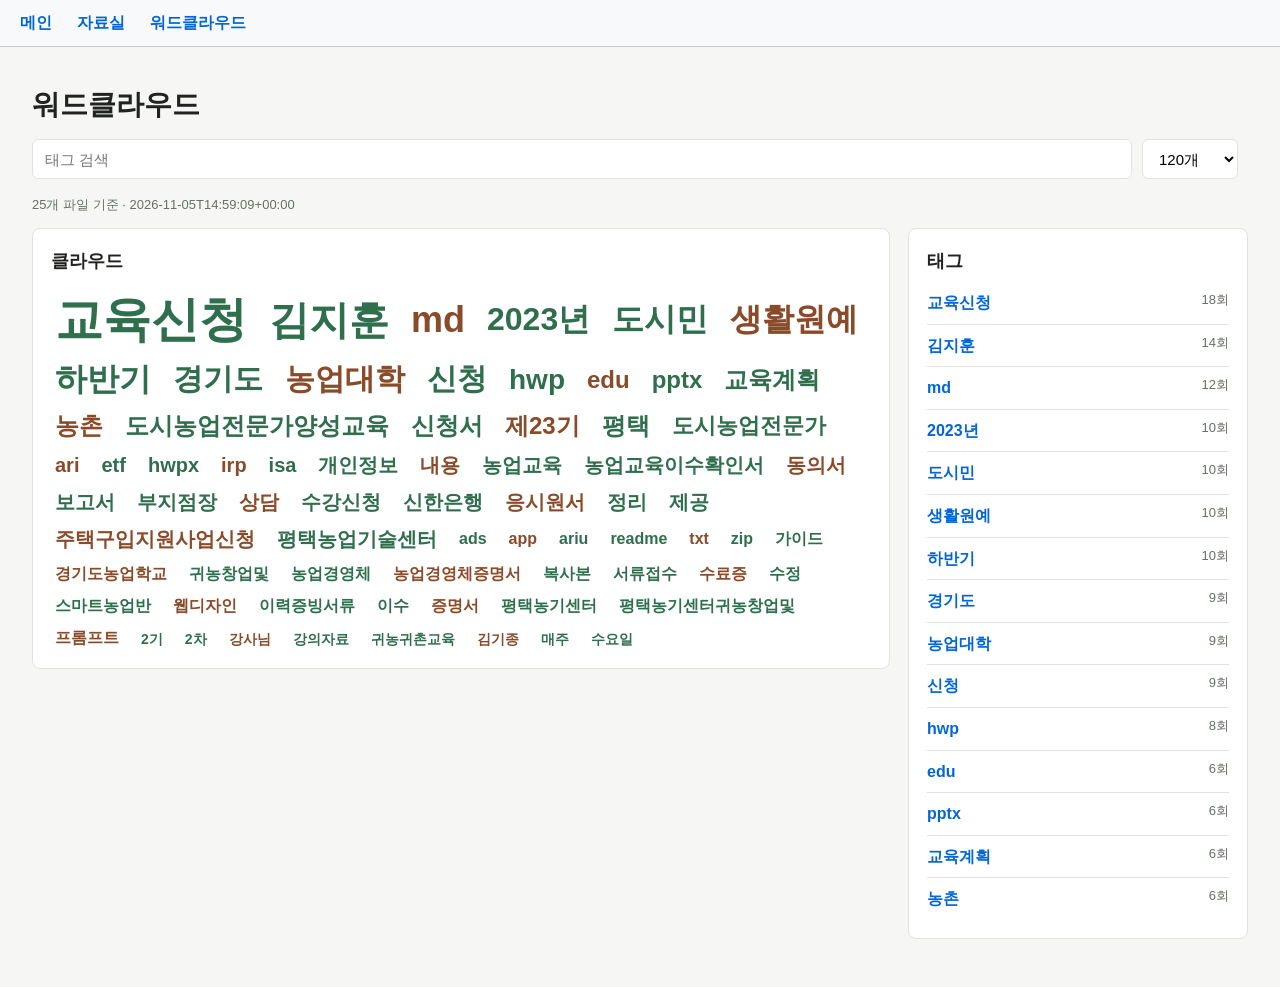
<file: wordcloud.html>
<!DOCTYPE html>
<html lang="ko">
<head>
    <meta charset="UTF-8">
    <meta name="viewport" content="width=device-width, initial-scale=1.0">
    <title>워드클라우드</title>
    <style>
        :root {
            --bg: #f6f7f4;
            --panel: #ffffff;
            --line: #dfe5dc;
            --text: #20231f;
            --muted: #667064;
            --accent: #2f6f4e;
            --accent-2: #8a4b2a;
        }
        * { box-sizing: border-box; }
        body {
            font-family: -apple-system, BlinkMacSystemFont, "Segoe UI", Roboto, "Helvetica Neue", Arial, sans-serif;
            line-height: 1.6;
            margin: 0;
            background: var(--bg);
            color: var(--text);
        }
        nav {
            background-color: #f8f9fa;
            padding: 10px 20px;
            border-bottom: 1px solid #ccc;
            display: flex;
            flex-wrap: wrap;
            gap: 10px;
            position: sticky;
            top: 0;
            z-index: 5;
        }
        nav a { margin-right: 15px; text-decoration: none; color: #0366d6; font-weight: bold; }
        main { padding: 24px 32px 48px; max-width: 1280px; margin: 0 auto; }
        .header {
            position: sticky;
            top: 45px;
            z-index: 4;
            background: var(--bg);
            padding: 12px 0 16px;
        }
        h1 { margin: 0 0 12px; font-size: 28px; letter-spacing: 0; }
        .controls {
            display: grid;
            grid-template-columns: minmax(0, 1fr) auto auto;
            gap: 10px;
            align-items: center;
        } /* SOFTM-publishing-filter-compact 2026-07-10: 워드클라우드 select 고정폭을 내용 기준 compact 폭으로 축소 */
        .controls input { min-width: 0; }
        .controls select {
            width: 96px;
            min-width: 0;
        }
        .controls select[hidden] {
            display: none !important;
        } /* SOFTM-publishing-filter-server-hide 2026-07-10: 서버 공개 화면에서 hidden 게시 조건 select가 CSS display로 다시 보이지 않게 고정 */
        input, select {
            height: 40px;
            border: 1px solid var(--line);
            border-radius: 6px;
            padding: 0 12px;
            font-size: 15px;
            background: #fff;
        }
        .layout {
            display: grid;
            grid-template-columns: minmax(0, 1fr) 340px;
            gap: 18px;
            align-items: start;
        }
        section {
            background: var(--panel);
            border: 1px solid var(--line);
            border-radius: 8px;
            padding: 18px;
        }
        h2 { margin: 0 0 14px; font-size: 18px; }
        #cloud {
            display: flex;
            flex-wrap: wrap;
            gap: 10px 14px;
            align-items: center;
            min-height: 360px;
        }
        .tag {
            border: 0;
            background: transparent;
            color: var(--accent);
            cursor: pointer;
            font-weight: 700;
            line-height: 1.15;
            padding: 2px 4px;
            border-radius: 6px;
        }
        .tag:nth-child(3n) { color: var(--accent-2); }
        .tag:hover, .tag:focus { background: #eaf1e9; outline: none; }
        #labels {
            display: flex;
            flex-direction: column;
            gap: 8px;
            max-height: 70vh;
            overflow: auto;
        }
        .label-row {
            display: flex;
            justify-content: space-between;
            gap: 10px;
            border-bottom: 1px solid var(--line);
            padding-bottom: 8px;
        }
        .label-row button {
            border: 0;
            background: transparent;
            color: #0366d6;
            cursor: pointer;
            text-align: left;
            padding: 0;
            font: inherit;
            font-weight: 600;
            overflow-wrap: anywhere;
        }
        .count { color: var(--muted); font-size: 13px; white-space: nowrap; }
        #meta { color: var(--muted); font-size: 13px; margin-bottom: 12px; }
        @media (max-width: 900px) {
            main { padding: 16px; }
            .layout { grid-template-columns: 1fr; }
            .controls { grid-template-columns: minmax(0, 1fr) auto auto; }
            .controls input { grid-column: 1 / -1; }
            .header { top: 43px; }
        }
    </style>
</head>
<body>
    <nav>
        <a href="#" onclick="navigateWithSearch(event, 'index.html')">메인</a>
        <a href="#" onclick="navigateWithSearch(event, 'dataroom.html')">자료실</a>
        <a href="#" onclick="navigateWithSearch(event, 'wordcloud.html')">워드클라우드</a>
    </nav>
    <main>
        <div class="header">
            <h1>워드클라우드</h1>
            <div class="controls">
                <input type="search" id="searchInput" placeholder="태그 검색">
                <select id="limitSelect" aria-label="표시 개수">
                    <option value="80">80개</option>
                    <option value="120" selected>120개</option>
                    <option value="200">200개</option>
                </select>
                <select id="publishingFilter" aria-label="게시 상태 조건" hidden>
                    <option value="all">전체</option>
                    <option value="published">게시</option>
                    <option value="unpublished">미게시</option>
                </select><!-- SOFTM-publishing-filter-server-hide 2026-07-10: 서버에서는 워드클라우드 게시 상태 조건을 기본 숨김 처리하고 localhost/127.0.0.1에서만 JS로 표시 -->
            </div>
        </div>
        <div id="meta"></div>
        <div class="layout">
            <section>
                <h2>클라우드</h2>
                <div id="cloud"></div>
            </section>
            <section>
                <h2>태그</h2>
                <div id="labels"></div>
            </section>
        </div>
    </main>
    <script src="lib/files-index-utils.js?v=20260710-publishing-condition-filter"></script><!-- SOFTM-publishing-condition-filter 2026-07-10: 게시 상태 조건으로 워드클라우드 집계 필터링 -->
    <script src="lib/publishing-utils.js?v=20260710-publishing-control-rows"></script><!-- SOFTM-publishing-control-rows 2026-07-10: 퍼블리싱 토큰/액션 row와 상태 메시지 row 구조 분리 -->
    <script src="lib/wordcloud-page.js?v=20260710-publishing-filter-localhost-only"></script><!-- SOFTM-publishing-filter-localhost-only 2026-07-10: 워드클라우드 게시 상태 조건 localhost/127.0.0.1 전용 처리 -->
    <script>
        function navigateWithSearch(event, target) {
            event.preventDefault();
            const searchInput = document.getElementById('searchInput');
            const params = new URLSearchParams();
            if (searchInput && searchInput.value.trim()) {
                params.set('search', searchInput.value.trim());
            }
            const publishingFilterEnabled = window.PublishingUtils && typeof window.PublishingUtils.isPublishingFilterEnabled === 'function' && window.PublishingUtils.isPublishingFilterEnabled();
            const publishingFilter = document.getElementById('publishingFilter');
            if (publishingFilterEnabled && publishingFilter && publishingFilter.value && publishingFilter.value !== 'all') {
                params.set('publish', publishingFilter.value);
            } // SOFTM-publishing-filter-local-only 2026-07-10: 로컬 점검 환경에서만 워드클라우드 게시 조건 URL 유지
            const query = params.toString();
            window.location.href = query ? `${target}?${query}` : target;
        }
    </script>
</body>
</html>
</file>
